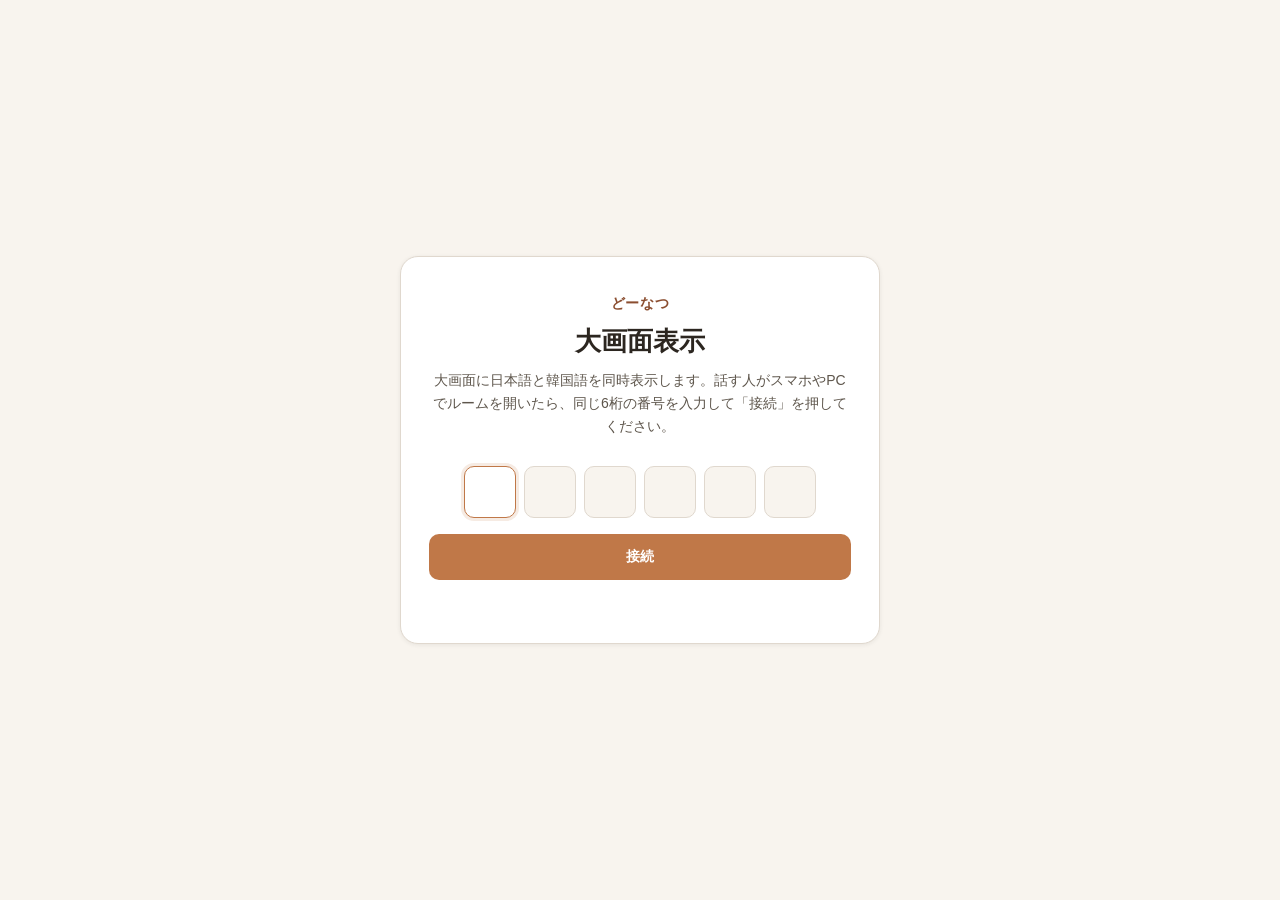
<file: client/screen.html>
<!DOCTYPE html>
<html lang="ja" translate="no" class="notranslate">
<head>
<meta charset="UTF-8">
<meta name="viewport" content="width=device-width, initial-scale=1">
<meta name="google" content="notranslate">
<meta name="theme-color" content="#f8f4ee">
<script src="theme.js?v=1"></script>
<link rel="icon" href="favicon.svg" type="image/svg+xml">
<title>どーなつ — 大画面表示</title>
<link rel="stylesheet" href="theme.css?v=6">
<link rel="stylesheet" href="screen.css?v=10">
</head>
<body>

<div id="lobby">
  <div class="lobby-card">
    <div class="lobby-logo">どーなつ</div>
    <h1 class="lobby-title" id="lobbyTitle">大画面表示</h1>
    <p class="lobby-sub" id="lobbySub">大画面に日本語と韓国語を同時表示します。話す人がスマホやPCでルームを開いたら、同じ6桁の番号を入力して「接続」を押してください。</p>
    <div class="room-code" id="roomCode">
      <input type="text" class="room-digit" inputmode="numeric" maxlength="1" pattern="[0-9]" autocomplete="one-time-code" aria-label="1">
      <input type="text" class="room-digit" inputmode="numeric" maxlength="1" pattern="[0-9]" autocomplete="one-time-code" aria-label="2">
      <input type="text" class="room-digit" inputmode="numeric" maxlength="1" pattern="[0-9]" autocomplete="one-time-code" aria-label="3">
      <input type="text" class="room-digit" inputmode="numeric" maxlength="1" pattern="[0-9]" autocomplete="one-time-code" aria-label="4">
      <input type="text" class="room-digit" inputmode="numeric" maxlength="1" pattern="[0-9]" autocomplete="one-time-code" aria-label="5">
      <input type="text" class="room-digit" inputmode="numeric" maxlength="1" pattern="[0-9]" autocomplete="one-time-code" aria-label="6">
    </div>
    <button class="lobby-btn" id="joinBtn" type="button">接続</button>
    <p class="lobby-error" id="lobbyError"></p>
  </div>
</div>

<div id="display">
  <header class="topbar">
    <span class="topbar-brand">どーなつ</span>
    <span class="topbar-room" id="roomNum"></span>
    <span class="topbar-spacer"></span>
    <button type="button" class="btn-theme" aria-label="Theme">☾</button>
    <span class="conn">
      <span class="dot off" id="connDot"></span>
      <span class="conn-label" id="connLabel">切断</span>
    </span>
    <button class="btn-icon" id="fsBtn" type="button">全画面</button>
  </header>

  <div class="columns">
    <section class="col col-ja">
      <div class="col-label">
        <span class="col-label-code">JP</span>
        <span id="jaLabel">日本語</span>
      </div>
      <!-- Previous stays above so the live stage does not jump downward. -->
      <div class="history-wrap" id="jaHistory" aria-label="previous"></div>
      <div class="current" id="jaStage">
        <div class="current-text empty" id="jaCurrent">翻訳を待っています…</div>
      </div>
    </section>
    <section class="col col-ko">
      <div class="col-label">
        <span class="col-label-code">KR</span>
        <span id="koLabel">한국어</span>
      </div>
      <div class="history-wrap" id="koHistory" aria-label="previous"></div>
      <div class="current" id="koStage">
        <div class="current-text empty" id="koCurrent">번역을 기다리는 중…</div>
      </div>
    </section>
  </div>
</div>

<script src="screen.js?v=10"></script>
</body>
</html>
</file>
<file: client/theme.css>
/* どーなつ — design tokens
   原則: パステルは背景・装飾用。文字は専用の --text / --brand / --ja / --ko を使う */

:root,
[data-theme="light"] {
  color-scheme: light;

  /* surfaces */
  --bg: #f8f4ee;
  --bg-subtle: #f2ece4;
  --surface: #ffffff;
  --surface-2: #f5efe8;
  --surface-3: #ebe4db;
  --border: #e0d8ce;
  --border-strong: #cfc5b8;

  /* text — always readable on surfaces */
  --text: #2c2620;
  --text-muted: #5e564c;
  --text-dim: #8a8074;

  /* interactive fills */
  --accent: #c07848;
  --accent-hover: #a86838;
  --on-accent: #ffffff;
  --accent-soft: #c0784826;
  --accent-glow: #c0784840;

  /* brand & title emphasis */
  --brand: #8b4e30;
  --brand-secondary: #3d5a72;

  /* language identity (text) */
  --ja: #2a6080;
  --ko: #2a7060;
  --ja-soft: #e8f0f8;
  --ko-soft: #e8f4f0;

  /* status */
  --live: #3a9460;
  --on-live: #ffffff;
  --live-soft: #3a946026;
  --record: #c05050;
  --on-record: #ffffff;
  --record-hover: #a84040;
  --record-soft: #c0505026;
  --error: #b84040;
  --off: #8a8074;
  --off-soft: #8a807426;

  /* donut illustration (decorative only) */
  --donut-outer: #e0b898;
  --donut-inner: #f5e8dc;
  --donut-hole: #f8f4ee;
  --donut-glaze: #a8c8d8;

  /* layout */
  --header-bg: rgba(248, 244, 238, 0.92);
  --overlay-bg: rgba(44, 38, 32, 0.4);
  --col-ja-top: var(--ja-soft);
  --col-ko-top: var(--ko-soft);
  --qr-bg: #ffffff;
  --pulse-rgb: 58, 148, 96;

  --radius-sm: 6px;
  --radius: 10px;
  --radius-lg: 14px;
  --radius-xl: 18px;
  --shadow-sm: 0 1px 4px rgba(44, 38, 32, 0.08);
  --shadow-md: 0 8px 28px rgba(44, 38, 32, 0.12);
  --shadow-lg: 0 16px 48px rgba(44, 38, 32, 0.16);
  --font: 'Noto Sans JP', 'Noto Sans KR', -apple-system, BlinkMacSystemFont, 'Segoe UI', sans-serif;
  --mono: ui-monospace, 'Cascadia Code', 'Segoe UI Mono', monospace;
}

[data-theme="dark"] {
  color-scheme: dark;

  --bg: #15171c;
  --bg-subtle: #1a1d23;
  --surface: #22262e;
  --surface-2: #2a2f38;
  --surface-3: #323843;
  --border: #3a404c;
  --border-strong: #4a5260;

  --text: #eceae6;
  --text-muted: #9ca3af;
  --text-dim: #6b7280;

  --accent: #c8956c;
  --accent-hover: #d4a67a;
  --on-accent: #ffffff;
  --accent-soft: #c8956c22;
  --accent-glow: #c8956c30;

  --brand: #e8d4b8;
  --brand-secondary: #9bb8c8;

  --ja: #7aa8c8;
  --ko: #7eb8a8;
  --ja-soft: #1a2228;
  --ko-soft: #1a2420;

  --live: #5cb87a;
  --on-live: #ffffff;
  --live-soft: #5cb87a22;
  --record: #c07070;
  --on-record: #ffffff;
  --record-hover: #b06060;
  --record-soft: #c0707022;
  --error: #c07070;
  --off: #6b7280;
  --off-soft: #6b728022;

  --donut-outer: #c8956c;
  --donut-inner: #e8d4b8;
  --donut-hole: #15171c;
  --donut-glaze: #9bb8c8;

  --header-bg: rgba(34, 38, 46, 0.92);
  --overlay-bg: rgba(0, 0, 0, 0.55);
  --col-ja-top: var(--ja-soft);
  --col-ko-top: var(--ko-soft);
  --qr-bg: #ffffff;
  --pulse-rgb: 92, 184, 122;

  --shadow-sm: 0 1px 3px rgba(0, 0, 0, 0.35);
  --shadow-md: 0 8px 28px rgba(0, 0, 0, 0.4);
  --shadow-lg: 0 16px 48px rgba(0, 0, 0, 0.45);
}

*, *::before, *::after { margin: 0; padding: 0; box-sizing: border-box; }

.hidden { display: none !important; }

html { -webkit-text-size-adjust: 100%; }

body {
  font-family: var(--font);
  background: var(--bg);
  color: var(--text);
  line-height: 1.5;
  -webkit-font-smoothing: antialiased;
  transition: background 0.2s ease, color 0.2s ease;
}

button, input, select, textarea {
  font-family: inherit;
}

/* Theme toggle */
.btn-theme {
  flex-shrink: 0;
  width: 36px;
  height: 36px;
  border-radius: 999px;
  border: 1px solid var(--border);
  background: var(--surface);
  color: var(--text-muted);
  font-size: 16px;
  line-height: 1;
  cursor: pointer;
  display: inline-flex;
  align-items: center;
  justify-content: center;
  transition: background 0.15s, border-color 0.15s, color 0.15s;
}
.btn-theme:hover {
  background: var(--surface-2);
  border-color: var(--border-strong);
  color: var(--text);
}

/* Buttons */
.btn-primary {
  padding: 12px 20px;
  border: none;
  border-radius: var(--radius);
  background: var(--accent);
  color: var(--on-accent);
  font-size: 14px;
  font-weight: 600;
  cursor: pointer;
  transition: background 0.15s, transform 0.1s;
}
.btn-primary:hover:not(:disabled) { background: var(--accent-hover); }
.btn-primary:disabled { opacity: 0.45; cursor: default; }

.btn-secondary {
  padding: 12px 20px;
  border: 1px solid var(--border-strong);
  border-radius: var(--radius);
  background: transparent;
  color: var(--text);
  font-size: 14px;
  font-weight: 600;
  cursor: pointer;
  transition: background 0.15s, border-color 0.15s;
}
.btn-secondary:hover:not(:disabled) {
  background: var(--surface-2);
  border-color: var(--text-dim);
}

.btn-ghost {
  padding: 8px 14px;
  border-radius: 999px;
  border: 1px solid var(--border);
  background: var(--surface);
  color: var(--text-muted);
  font-size: 12px;
  font-weight: 600;
  cursor: pointer;
  text-decoration: none;
  transition: background 0.15s, border-color 0.15s, color 0.15s;
}
.btn-ghost:hover {
  background: var(--surface-2);
  border-color: var(--border-strong);
  color: var(--text);
}

/* Status dot */
.dot {
  display: inline-block;
  width: 7px;
  height: 7px;
  border-radius: 50%;
  flex-shrink: 0;
}
.dot.on { background: var(--live); box-shadow: 0 0 0 3px var(--live-soft); }
.dot.off { background: var(--off); box-shadow: 0 0 0 3px var(--off-soft); }

/* Room code inputs */
.room-digit {
  flex: 1;
  max-width: 52px;
  min-width: 0;
  aspect-ratio: 1;
  background: var(--bg);
  color: var(--text);
  border: 1px solid var(--border);
  border-radius: var(--radius);
  font-size: 22px;
  font-weight: 600;
  font-family: var(--mono);
  font-variant-numeric: tabular-nums;
  text-align: center;
  outline: none;
  caret-color: var(--accent);
  transition: border-color 0.15s, box-shadow 0.15s, background 0.15s;
}
.room-digit:focus {
  border-color: var(--accent);
  box-shadow: 0 0 0 3px var(--accent-soft);
  background: var(--surface);
}
.room-digit.filled {
  border-color: var(--border-strong);
  background: var(--surface);
}

/* Menu */
.menu-drop {
  position: absolute;
  top: calc(100% + 6px);
  right: 0;
  min-width: 180px;
  background: var(--surface);
  border: 1px solid var(--border-strong);
  border-radius: var(--radius-lg);
  padding: 6px;
  box-shadow: var(--shadow-md);
  z-index: 100;
}
.menu-drop.hidden { display: none; }

.menu-item {
  display: block;
  width: 100%;
  padding: 10px 12px;
  border: none;
  border-radius: var(--radius-sm);
  background: transparent;
  color: var(--text);
  font-size: 13px;
  font-weight: 500;
  text-align: left;
  cursor: pointer;
  text-decoration: none;
  box-sizing: border-box;
  transition: background 0.12s;
}
.menu-item:hover { background: var(--surface-2); }
.menu-item.danger { color: var(--error); }
.menu-item.danger:hover { background: var(--record-soft); }
</file>
<file: client/screen.css>
/* どーなつ — projector screen */

html {
  height: 100%;
}

body {
  height: 100%;
  overflow: hidden;
  display: flex;
  flex-direction: column;
}

#lobby {
  flex: 1;
  display: flex;
  align-items: center;
  justify-content: center;
  padding: 24px;
  overflow-y: auto;
}
#lobby.hidden { display: none; }

.lobby-card {
  width: min(480px, 100%);
  background: var(--surface);
  border: 1px solid var(--border);
  border-radius: var(--radius-xl);
  padding: 36px 28px;
  text-align: center;
  box-shadow: var(--shadow-sm);
}
.lobby-logo {
  font-size: 14px;
  font-weight: 700;
  color: var(--brand);
  letter-spacing: 0.04em;
  margin-bottom: 8px;
}
.lobby-title {
  font-size: 26px;
  font-weight: 700;
  margin-bottom: 8px;
}
.lobby-sub {
  font-size: 14px;
  color: var(--text-muted);
  line-height: 1.65;
  margin-bottom: 28px;
}
.room-code {
  display: flex;
  gap: 8px;
  justify-content: center;
  margin-bottom: 16px;
}
.lobby-btn {
  width: 100%;
  padding: 14px;
  border: none;
  border-radius: var(--radius);
  background: var(--accent);
  color: var(--on-accent);
  font-size: 14px;
  font-weight: 600;
  cursor: pointer;
  transition: background 0.15s;
}
.lobby-btn:hover:not(:disabled) { background: var(--accent-hover); }
.lobby-btn:disabled { opacity: 0.5; cursor: default; }
.lobby-error {
  color: var(--error);
  font-size: 13px;
  margin-top: 12px;
  min-height: 1.2em;
}

#display {
  display: none;
  flex-direction: column;
  flex: 1;
  min-height: 0;
}
#display.open { display: flex; }

.topbar {
  display: flex;
  align-items: center;
  gap: 12px;
  padding: 10px 20px;
  background: var(--header-bg);
  backdrop-filter: blur(12px);
  -webkit-backdrop-filter: blur(12px);
  border-bottom: 1px solid var(--border);
  flex-shrink: 0;
}
.topbar-brand {
  font-size: 13px;
  font-weight: 700;
  color: var(--brand);
  white-space: nowrap;
}
.topbar-room {
  font-size: 12px;
  font-weight: 600;
  font-family: var(--mono);
  font-variant-numeric: tabular-nums;
  letter-spacing: 0.1em;
  color: var(--text-muted);
  padding: 4px 12px;
  border: 1px solid var(--border);
  border-radius: 999px;
  background: var(--surface-2);
}
.topbar-spacer { flex: 1; }
.conn {
  display: flex;
  align-items: center;
  gap: 6px;
  font-size: 11px;
  color: var(--text-dim);
}
.btn-icon {
  padding: 6px 14px;
  border-radius: var(--radius-sm);
  border: 1px solid var(--border);
  background: var(--surface-2);
  color: var(--text-muted);
  font-size: 12px;
  font-weight: 500;
  cursor: pointer;
  white-space: nowrap;
  transition: background 0.15s, color 0.15s;
}
.btn-icon:hover { background: var(--surface-3); color: var(--text); }

.columns {
  flex: 1;
  min-height: 0;
  display: grid;
  grid-template-columns: 1fr 1fr;
}

.col {
  display: flex;
  flex-direction: column;
  min-height: 0;
  padding: 20px 32px 28px;
  overflow: hidden;
}
.col-ja {
  border-right: 1px solid var(--border);
  background: linear-gradient(180deg, var(--col-ja-top) 0%, var(--bg) 100%);
}
.col-ko {
  background: linear-gradient(180deg, var(--col-ko-top) 0%, var(--bg) 100%);
}

.col-label {
  display: flex;
  align-items: center;
  gap: 10px;
  font-size: clamp(12px, 1.2vw, 15px);
  font-weight: 600;
  letter-spacing: 0.1em;
  text-transform: uppercase;
  margin-bottom: 12px;
  flex-shrink: 0;
}
.col-ja .col-label { color: var(--ja); }
.col-ko .col-label { color: var(--ko); }
.col-label-code {
  font-family: var(--mono);
  font-size: 11px;
  padding: 3px 8px;
  border-radius: 4px;
  border: 1px solid currentColor;
  opacity: 0.7;
}

/* Previous utterance — compact ribbon above the live stage */
.history-wrap {
  flex: 0 0 auto;
  max-height: 22%;
  min-height: 0;
  margin-bottom: 12px;
  padding-bottom: 12px;
  border-bottom: 1px solid var(--border);
  overflow: hidden;
  opacity: 0.72;
}
.history-wrap:empty {
  display: none;
  margin: 0;
  padding: 0;
  border: none;
}

.hist-item {
  font-size: clamp(13px, 1.35vw, 18px);
  line-height: 1.5;
  color: var(--text-muted);
  word-break: break-word;
  white-space: pre-wrap;
  display: -webkit-box;
  -webkit-box-orient: vertical;
  -webkit-line-clamp: 3;
  overflow: hidden;
}

/* Live stage — stable band; short follow-ups stay here, not at the footer */
.current {
  flex: 1 1 auto;
  min-height: 48%;
  display: flex;
  flex-direction: column;
  justify-content: flex-start;
  align-items: stretch;
  padding: 4px 0 8px;
  overflow: hidden;
  position: relative;
}

.current-text {
  white-space: pre-wrap;
  color: var(--text);
  font-weight: 600;
  line-height: 1.45;
  word-break: break-word;
  overflow-wrap: anywhere;
  font-size: clamp(20px, 2.8vw, 36px);
  max-height: 100%;
  overflow-x: hidden;
  overflow-y: auto;
  flex: 1 1 auto;
  min-height: 0;
  /* Keep reading from the top of the stage when content reflows */
  scroll-behavior: auto;
  overscroll-behavior: contain;
  transition: opacity 0.2s ease;
}
.current-text.interim { opacity: 0.78; }
.current-text.empty {
  color: var(--text-dim);
  font-weight: 500;
  opacity: 0.65;
  overflow: hidden;
}
.current-text::-webkit-scrollbar { width: 5px; }
.current-text::-webkit-scrollbar-thumb {
  background: var(--border-strong);
  border-radius: 3px;
}

body.fs .topbar { display: none; }
body.fs .columns { height: 100vh; height: 100dvh; }
body.fs .col { padding: 28px 40px 40px; }
body.fs .history-wrap { max-height: 18%; }
body.fs .current { min-height: 55%; }

@media (max-width: 768px) {
  .columns { grid-template-columns: 1fr; grid-template-rows: 1fr 1fr; }
  .col-ja { border-right: none; border-bottom: 1px solid var(--border); }
  .col { padding: 14px 18px 22px; }
  body.fs .col { padding: 18px 22px 32px; }
  .history-wrap { max-height: 20%; }
  .current { min-height: 42%; }
}

@media (max-width: 600px) {
  .topbar { padding: 8px 12px; }
  .conn-label { display: none; }
}
</file>
